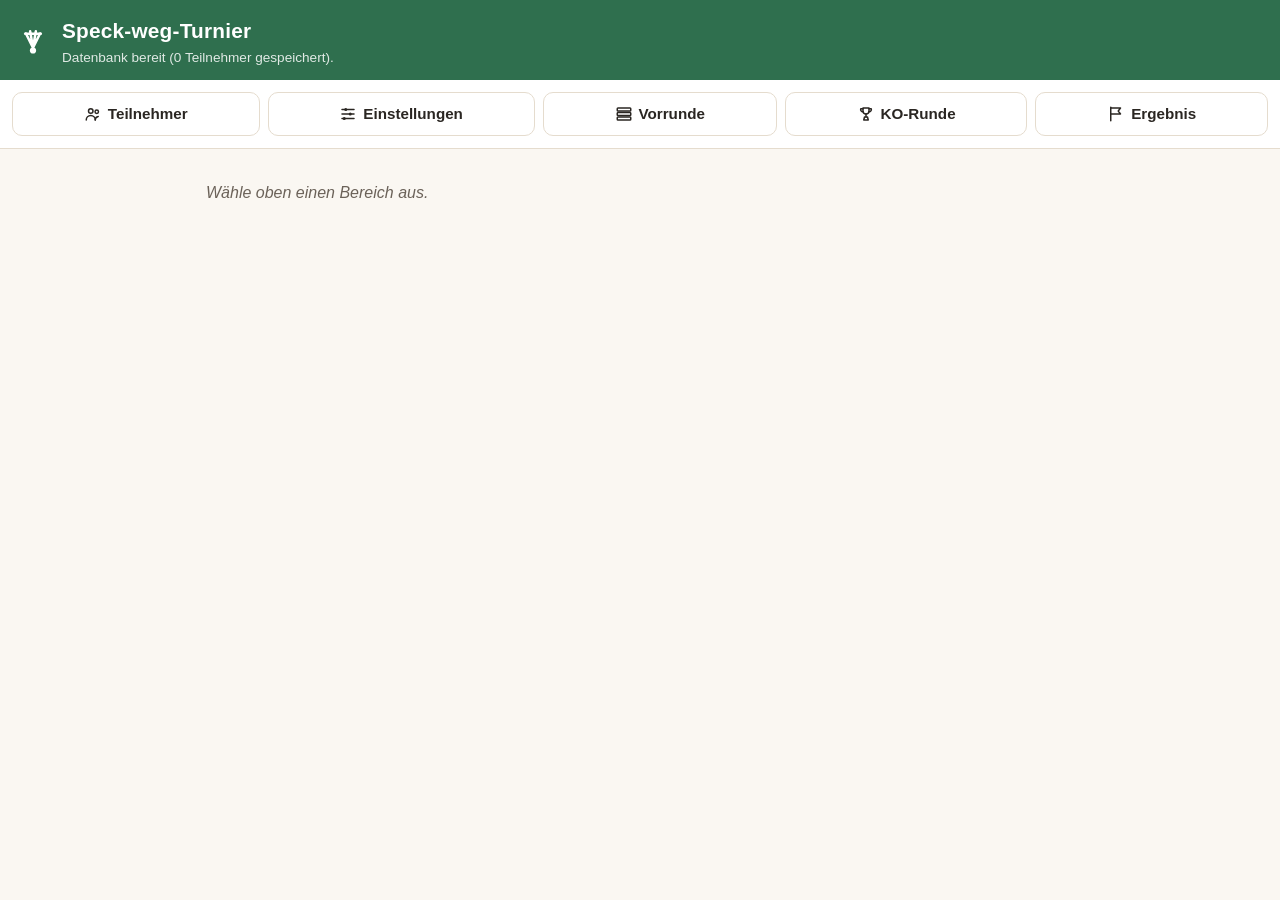
<file: index.html>
<!DOCTYPE html>
<html lang="de">
<head>
  <meta charset="UTF-8" />
  <meta name="viewport" content="width=device-width, initial-scale=1, viewport-fit=cover" />
  <title>Speck-weg-Turnier</title>

  <!-- Diese Meta-Tags sorgen dafür, dass die App auf dem iPad wie eine eigene
       App aussieht, wenn man sie über "Zum Home-Bildschirm hinzufügen" installiert. -->
  <meta name="apple-mobile-web-app-capable" content="yes" />
  <meta name="apple-mobile-web-app-status-bar-style" content="black" />
  <meta name="apple-mobile-web-app-title" content="Speck-weg" />
  <link rel="apple-touch-icon" href="icons/icon-180.png" />
  <link rel="manifest" href="manifest.json" />
  <link rel="stylesheet" href="css/styles.css" />
</head>
<body>
  <header class="app-header">
    <svg class="app-logo" viewBox="0 0 24 24" fill="none" stroke="currentColor" stroke-width="1.8" stroke-linecap="round" stroke-linejoin="round" aria-hidden="true">
      <circle cx="12" cy="18" r="2.2" fill="currentColor" stroke="none" />
      <path d="M12 16 L7 6 M12 16 L10 4.5 M12 16 L14 4.5 M12 16 L17 6" />
      <path d="M6.5 6.2 L17.5 6.2" />
    </svg>
    <div class="app-header-text">
      <h1>Speck-weg-Turnier</h1>
      <p id="db-status" class="status-line">Datenbank wird geladen …</p>
    </div>
  </header>

  <nav class="app-nav">
    <button data-view="teilnehmer" class="nav-btn" aria-label="Teilnehmer">
      <svg viewBox="0 0 24 24" fill="none" stroke="currentColor" stroke-width="2" stroke-linecap="round" stroke-linejoin="round" aria-hidden="true">
        <circle cx="9" cy="8" r="3" />
        <path d="M3 20c0-3.3 2.7-6 6-6s6 2.7 6 6" />
        <circle cx="17" cy="9" r="2.3" />
        <path d="M15 20c0-2.5 1.8-4.5 4-4.8" />
      </svg>
      <span class="nav-label">Teilnehmer</span>
    </button>
    <button data-view="einstellungen" class="nav-btn" aria-label="Einstellungen">
      <svg viewBox="0 0 24 24" fill="none" stroke="currentColor" stroke-width="2" stroke-linecap="round" aria-hidden="true">
        <line x1="4" y1="6" x2="20" y2="6" />
        <circle cx="9" cy="6" r="2" fill="currentColor" stroke="none" />
        <line x1="4" y1="12" x2="20" y2="12" />
        <circle cx="15" cy="12" r="2" fill="currentColor" stroke="none" />
        <line x1="4" y1="18" x2="20" y2="18" />
        <circle cx="7" cy="18" r="2" fill="currentColor" stroke="none" />
      </svg>
      <span class="nav-label">Einstellungen</span>
    </button>
    <button data-view="vorrunde" class="nav-btn" aria-label="Vorrunde">
      <svg viewBox="0 0 24 24" fill="none" stroke="currentColor" stroke-width="2" stroke-linecap="round" stroke-linejoin="round" aria-hidden="true">
        <rect x="3" y="4" width="18" height="4" rx="1" />
        <rect x="3" y="10" width="18" height="4" rx="1" />
        <rect x="3" y="16" width="18" height="4" rx="1" />
      </svg>
      <span class="nav-label">Vorrunde</span>
    </button>
    <button data-view="ko" class="nav-btn" aria-label="KO-Runde">
      <svg viewBox="0 0 24 24" fill="none" stroke="currentColor" stroke-width="2" stroke-linecap="round" stroke-linejoin="round" aria-hidden="true">
        <path d="M8 4h8v4a4 4 0 0 1-8 0V4z" />
        <path d="M8 5H5a3 3 0 0 0 3 4" />
        <path d="M16 5h3a3 3 0 0 1-3 4" />
        <line x1="12" y1="12" x2="12" y2="16" />
        <path d="M10 16h4l1 4H9l1-4z" />
      </svg>
      <span class="nav-label">KO-Runde</span>
    </button>
    <button data-view="ergebnis" class="nav-btn" aria-label="Ergebnis">
      <svg viewBox="0 0 24 24" fill="none" stroke="currentColor" stroke-width="2" stroke-linecap="round" stroke-linejoin="round" aria-hidden="true">
        <line x1="5" y1="3" x2="5" y2="21" />
        <path d="M5 4h13l-3 4 3 4H5" />
      </svg>
      <span class="nav-label">Ergebnis</span>
    </button>
  </nav>

  <main id="view-container">
    <p class="placeholder">Wähle oben einen Bereich aus.</p>
  </main>

  <script src="libs/xlsx.full.min.js"></script>
  <script src="libs/jspdf.umd.min.js"></script>
  <script src="libs/jspdf.plugin.autotable.min.js"></script>
  <script type="module" src="js/app.js"></script>
</body>
</html>
</file>
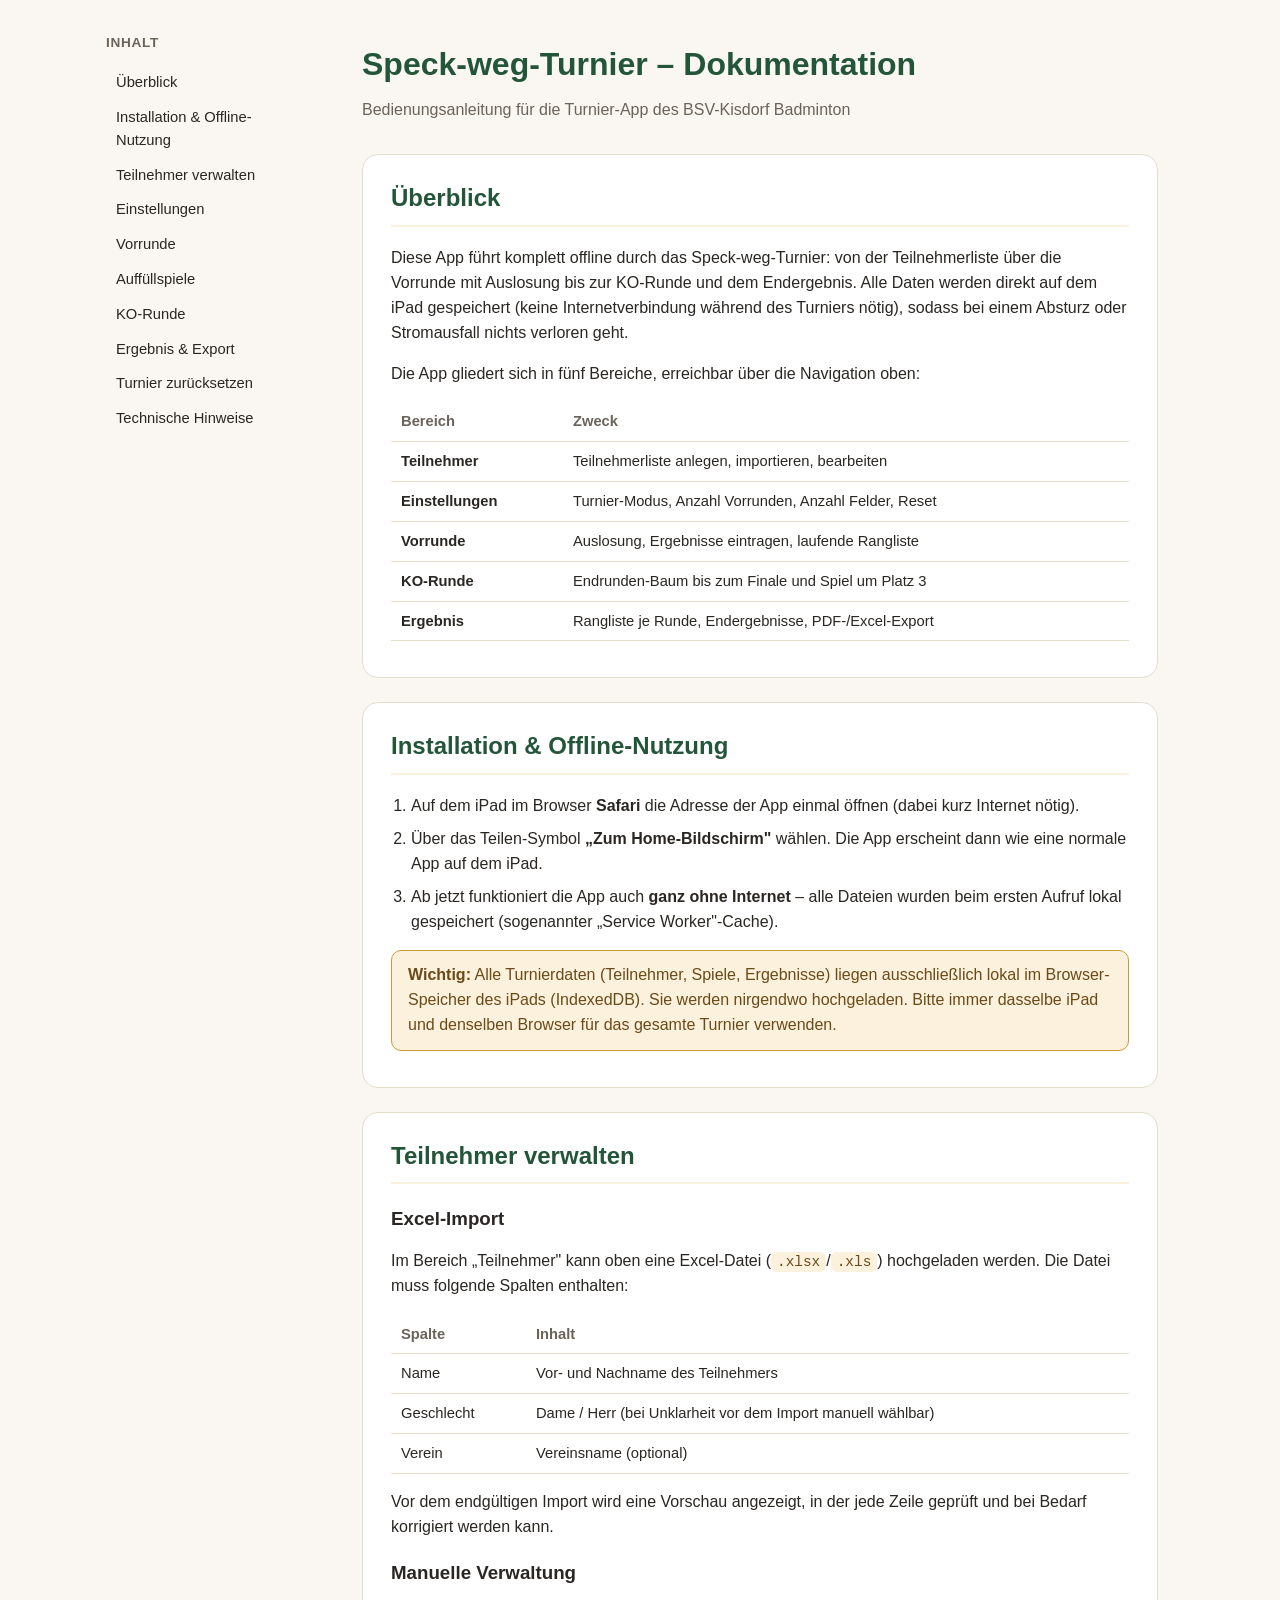
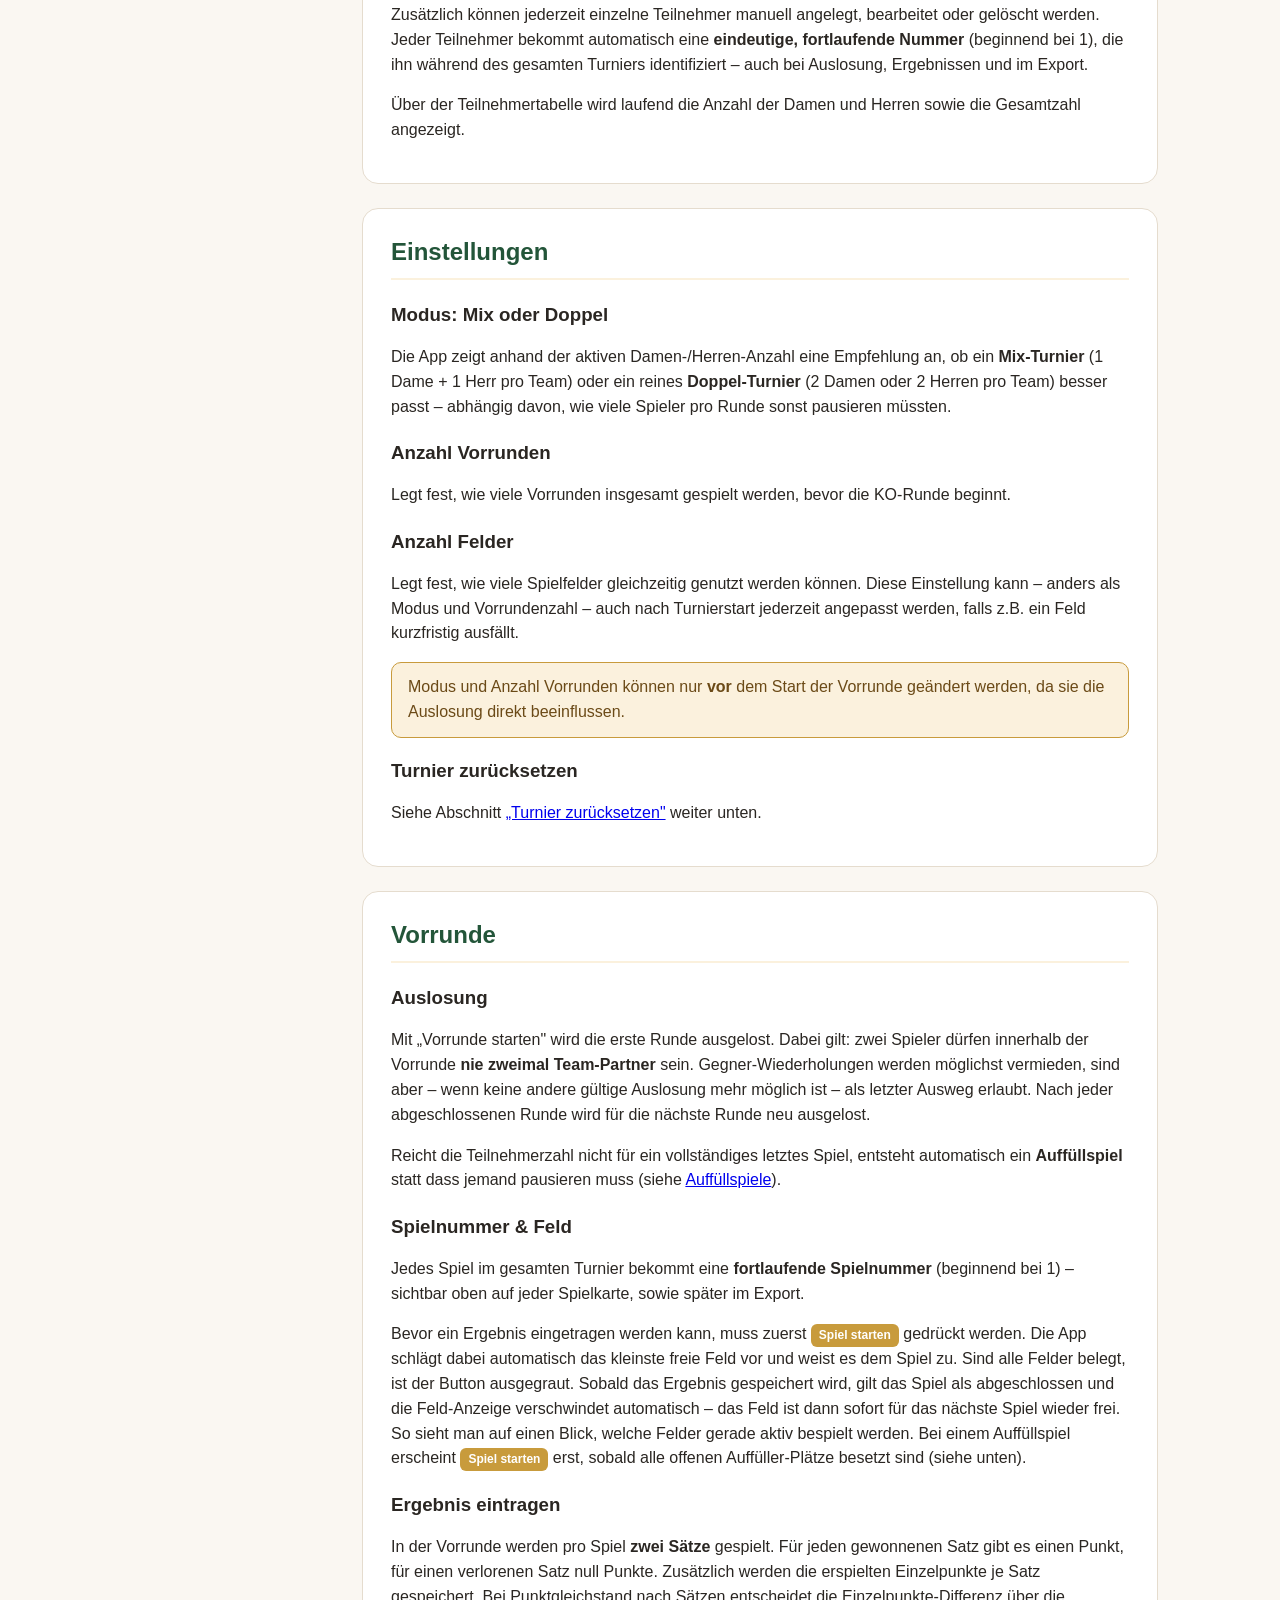
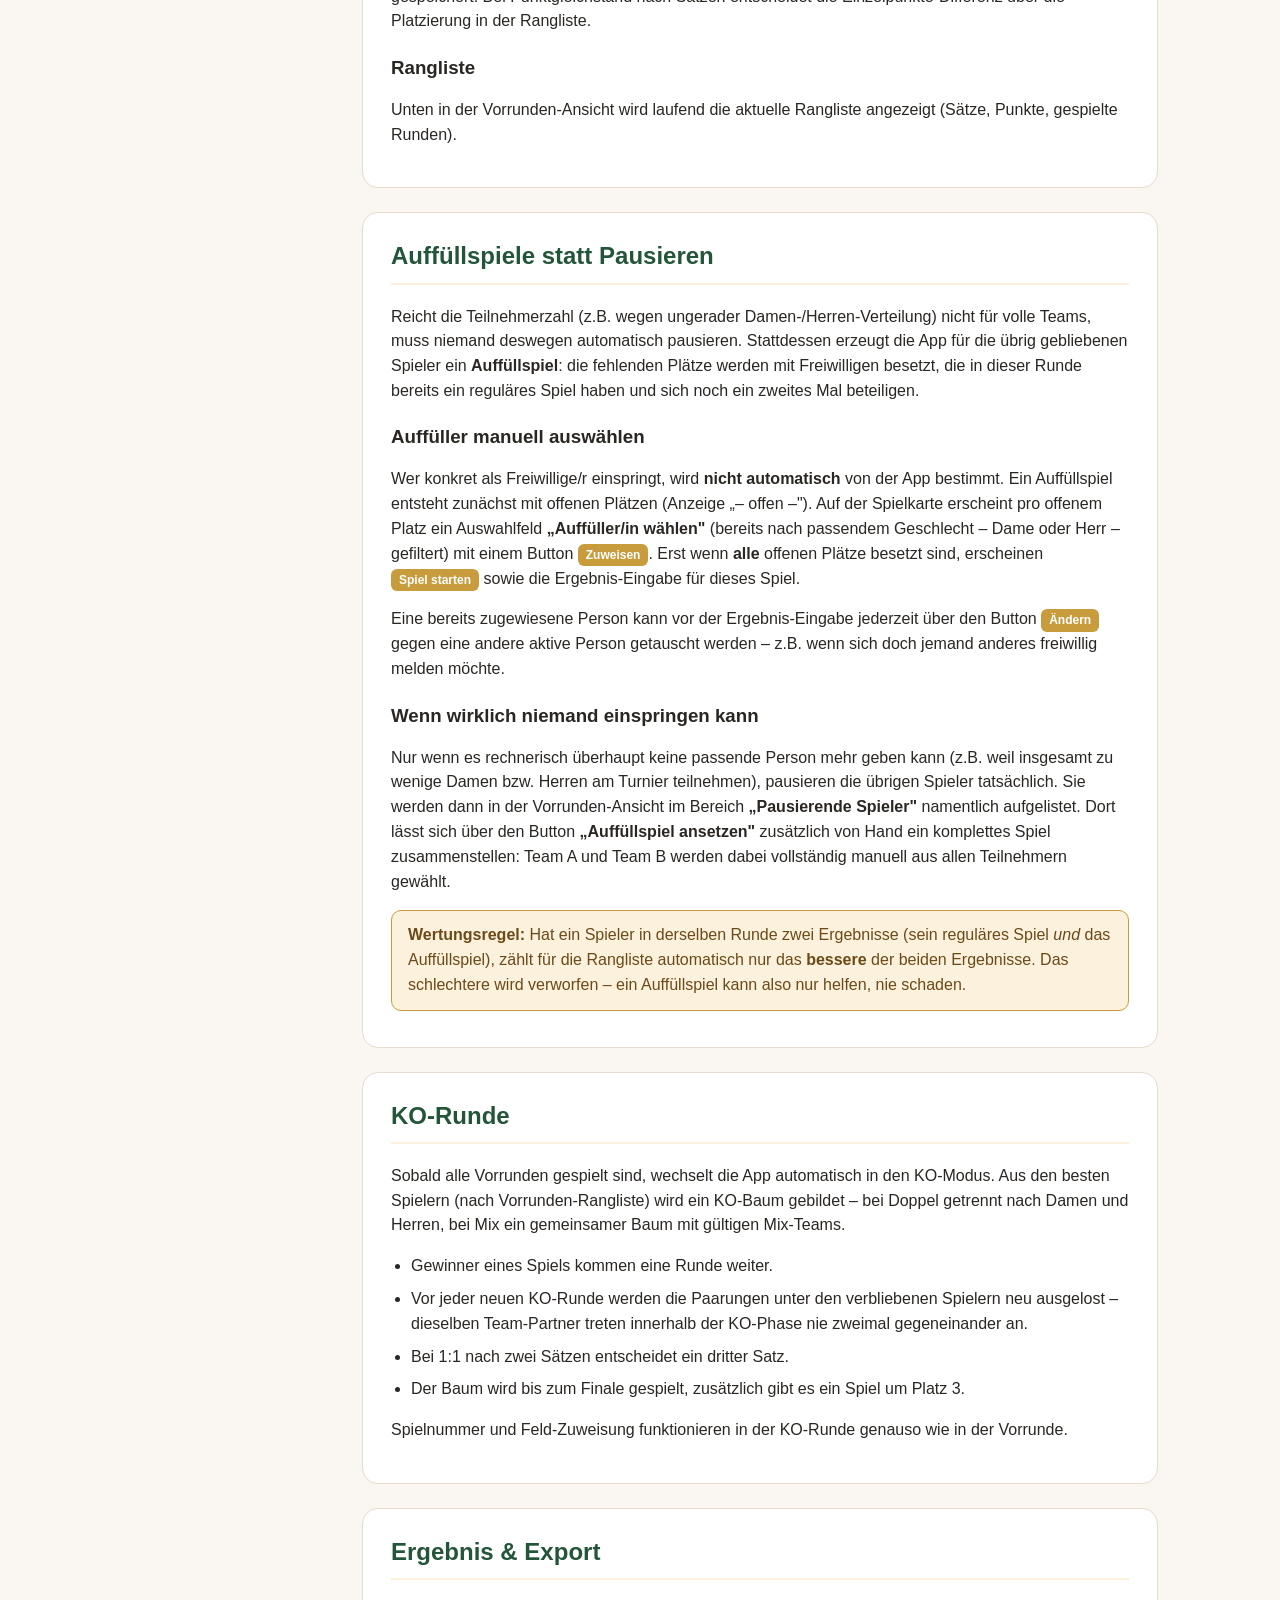
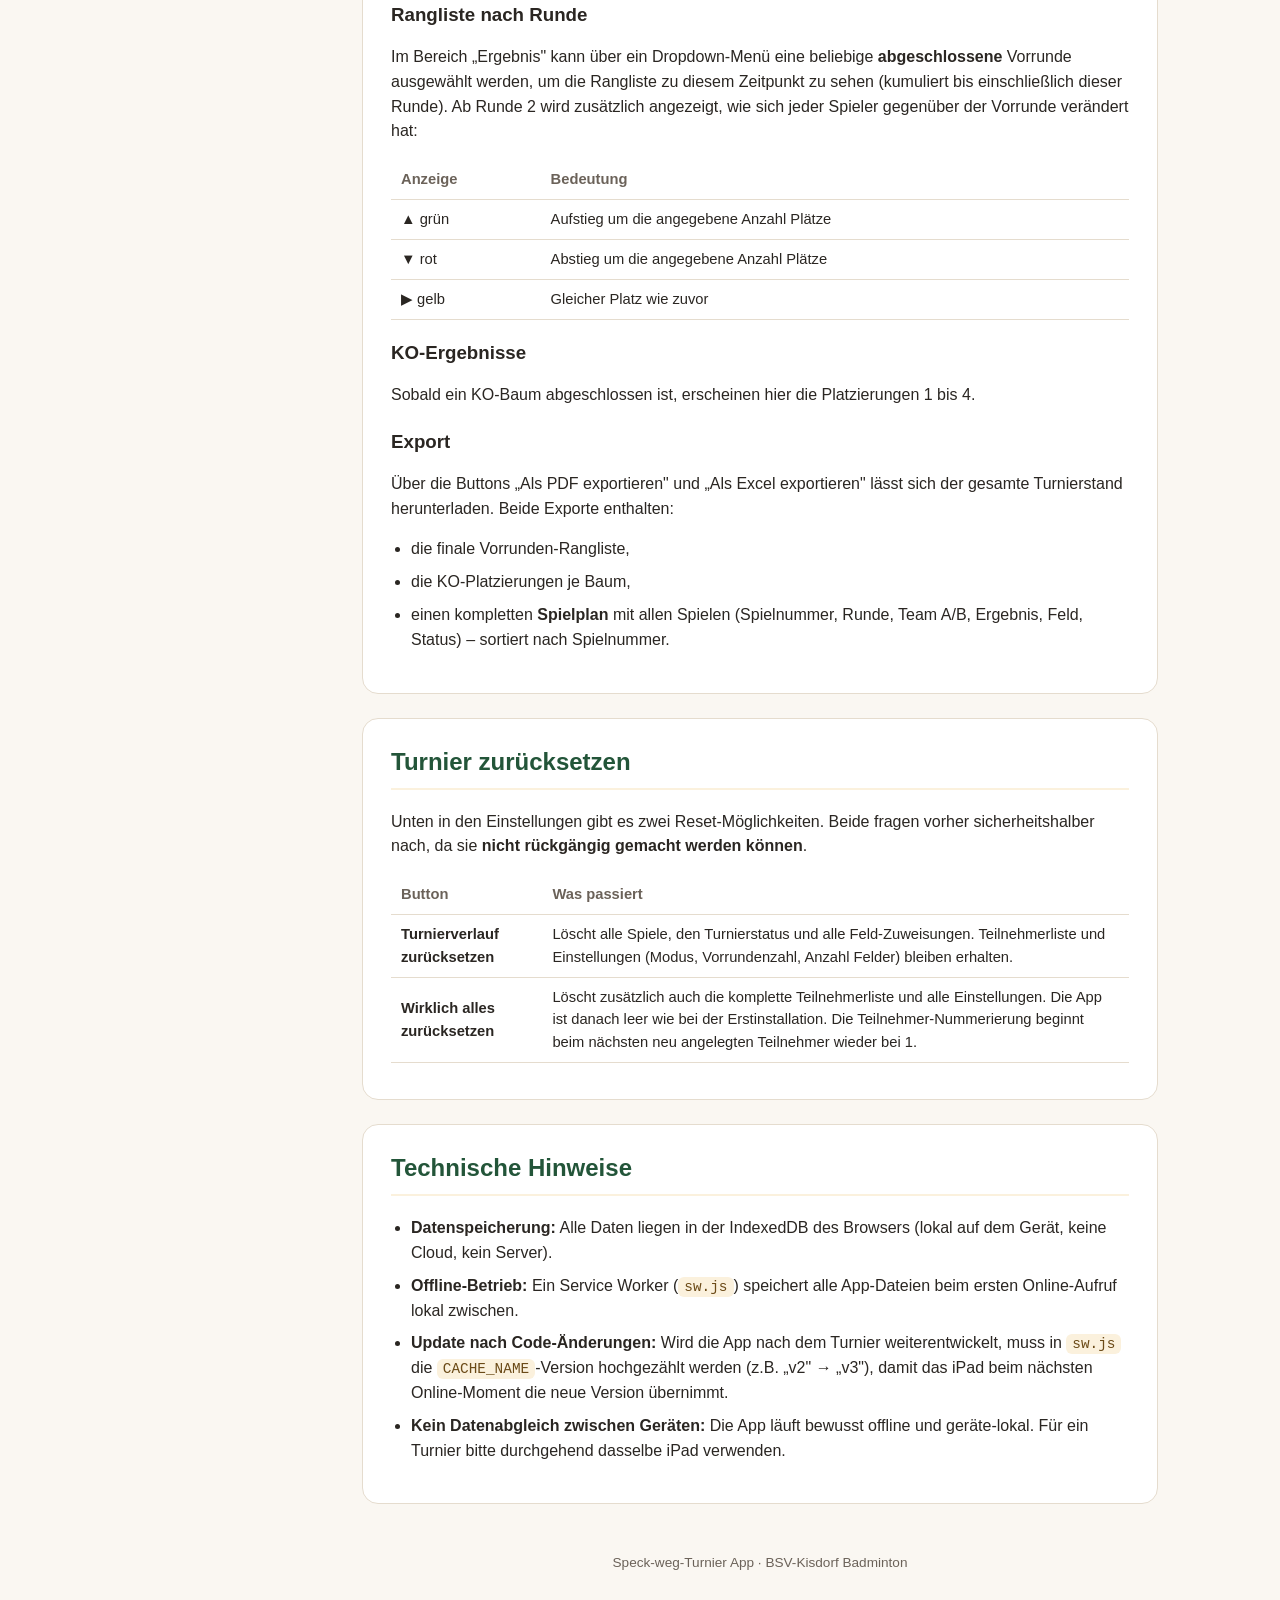
<file: dokumentation.html>
<!DOCTYPE html>
<html lang="de">
<head>
<meta charset="UTF-8" />
<meta name="viewport" content="width=device-width, initial-scale=1.0" />
<title>Speck-weg-Turnier – Dokumentation</title>
<style>
  :root {
    --color-primary: #2f6f4e;
    --color-primary-dark: #235539;
    --color-accent: #b3272d;
    --color-gold: #c89b3c;
    --color-gold-bg: #fbf1dd;
    --color-gold-text: #6b4a17;
    --color-background: #faf7f2;
    --color-card: #ffffff;
    --color-foreground: #2a2622;
    --color-muted-foreground: #6b6259;
    --color-border: #e5dcce;
  }

  * { box-sizing: border-box; }

  body {
    margin: 0;
    font-family: -apple-system, BlinkMacSystemFont, "Segoe UI", Roboto, sans-serif;
    background: var(--color-background);
    color: var(--color-foreground);
    line-height: 1.55;
  }

  .layout {
    display: flex;
    max-width: 1100px;
    margin: 0 auto;
  }

  nav {
    flex: 0 0 240px;
    padding: 32px 16px;
    position: sticky;
    top: 0;
    align-self: flex-start;
    height: 100vh;
    overflow-y: auto;
  }

  nav h2 {
    font-size: 0.85rem;
    text-transform: uppercase;
    letter-spacing: 0.05em;
    color: var(--color-muted-foreground);
    margin: 0 0 12px;
  }

  nav ul {
    list-style: none;
    margin: 0;
    padding: 0;
  }

  nav li a {
    display: block;
    padding: 6px 10px;
    border-radius: 8px;
    color: var(--color-foreground);
    text-decoration: none;
    font-size: 0.92rem;
  }

  nav li a:hover {
    background: var(--color-gold-bg);
    color: var(--color-gold-text);
  }

  main {
    flex: 1;
    padding: 40px 32px 80px;
    min-width: 0;
  }

  header.title {
    margin-bottom: 32px;
  }

  header.title h1 {
    font-size: 2rem;
    margin: 0 0 8px;
    color: var(--color-primary-dark);
  }

  header.title p {
    color: var(--color-muted-foreground);
    margin: 0;
  }

  section {
    background: var(--color-card);
    border: 1px solid var(--color-border);
    border-radius: 16px;
    padding: 24px 28px;
    margin-bottom: 24px;
  }

  section h2 {
    margin-top: 0;
    color: var(--color-primary-dark);
    border-bottom: 2px solid var(--color-gold-bg);
    padding-bottom: 8px;
  }

  section h3 {
    color: var(--color-foreground);
    margin-bottom: 6px;
  }

  code, .taste {
    background: var(--color-gold-bg);
    color: var(--color-gold-text);
    padding: 2px 6px;
    border-radius: 6px;
    font-size: 0.9em;
    font-family: "SFMono-Regular", Consolas, monospace;
  }

  .hinweis {
    background: var(--color-gold-bg);
    border: 1px solid var(--color-gold);
    color: var(--color-gold-text);
    border-radius: 10px;
    padding: 12px 16px;
    margin: 12px 0;
  }

  .schritte {
    padding-left: 20px;
  }

  .schritte li {
    margin-bottom: 8px;
  }

  table {
    width: 100%;
    border-collapse: collapse;
    margin: 12px 0;
  }

  th, td {
    text-align: left;
    padding: 8px 10px;
    border-bottom: 1px solid var(--color-border);
    font-size: 0.92rem;
  }

  th {
    color: var(--color-muted-foreground);
    font-weight: 600;
  }

  .badge {
    display: inline-block;
    background: var(--color-gold);
    color: #fff;
    border-radius: 6px;
    padding: 2px 8px;
    font-size: 0.75rem;
    font-weight: 700;
  }

  footer {
    text-align: center;
    color: var(--color-muted-foreground);
    font-size: 0.85rem;
    padding: 24px;
  }

  @media (max-width: 800px) {
    .layout { flex-direction: column; }
    nav { position: static; height: auto; flex: none; padding: 20px 16px 0; }
    main { padding: 20px 16px 60px; }
  }
</style>
</head>
<body>
<div class="layout">
  <nav>
    <h2>Inhalt</h2>
    <ul>
      <li><a href="#ueberblick">Überblick</a></li>
      <li><a href="#installation">Installation &amp; Offline-Nutzung</a></li>
      <li><a href="#teilnehmer">Teilnehmer verwalten</a></li>
      <li><a href="#einstellungen">Einstellungen</a></li>
      <li><a href="#vorrunde">Vorrunde</a></li>
      <li><a href="#auffuellspiele">Auffüllspiele</a></li>
      <li><a href="#ko">KO-Runde</a></li>
      <li><a href="#ergebnis">Ergebnis &amp; Export</a></li>
      <li><a href="#reset">Turnier zurücksetzen</a></li>
      <li><a href="#technik">Technische Hinweise</a></li>
    </ul>
  </nav>

  <main>
    <header class="title">
      <h1>Speck-weg-Turnier – Dokumentation</h1>
      <p>Bedienungsanleitung für die Turnier-App des BSV-Kisdorf Badminton</p>
    </header>

    <section id="ueberblick">
      <h2>Überblick</h2>
      <p>
        Diese App führt komplett offline durch das Speck-weg-Turnier: von der Teilnehmerliste über die
        Vorrunde mit Auslosung bis zur KO-Runde und dem Endergebnis. Alle Daten werden direkt auf dem
        iPad gespeichert (keine Internetverbindung während des Turniers nötig), sodass bei einem Absturz
        oder Stromausfall nichts verloren geht.
      </p>
      <p>Die App gliedert sich in fünf Bereiche, erreichbar über die Navigation oben:</p>
      <table>
        <thead><tr><th>Bereich</th><th>Zweck</th></tr></thead>
        <tbody>
          <tr><td><strong>Teilnehmer</strong></td><td>Teilnehmerliste anlegen, importieren, bearbeiten</td></tr>
          <tr><td><strong>Einstellungen</strong></td><td>Turnier-Modus, Anzahl Vorrunden, Anzahl Felder, Reset</td></tr>
          <tr><td><strong>Vorrunde</strong></td><td>Auslosung, Ergebnisse eintragen, laufende Rangliste</td></tr>
          <tr><td><strong>KO-Runde</strong></td><td>Endrunden-Baum bis zum Finale und Spiel um Platz 3</td></tr>
          <tr><td><strong>Ergebnis</strong></td><td>Rangliste je Runde, Endergebnisse, PDF-/Excel-Export</td></tr>
        </tbody>
      </table>
    </section>

    <section id="installation">
      <h2>Installation &amp; Offline-Nutzung</h2>
      <ol class="schritte">
        <li>Auf dem iPad im Browser <strong>Safari</strong> die Adresse der App einmal öffnen (dabei kurz Internet nötig).</li>
        <li>Über das Teilen-Symbol <strong>„Zum Home-Bildschirm"</strong> wählen. Die App erscheint dann wie eine normale App auf dem iPad.</li>
        <li>Ab jetzt funktioniert die App auch <strong>ganz ohne Internet</strong> – alle Dateien wurden beim ersten Aufruf lokal gespeichert (sogenannter „Service Worker"-Cache).</li>
      </ol>
      <div class="hinweis">
        <strong>Wichtig:</strong> Alle Turnierdaten (Teilnehmer, Spiele, Ergebnisse) liegen ausschließlich lokal
        im Browser-Speicher des iPads (IndexedDB). Sie werden nirgendwo hochgeladen. Bitte immer dasselbe
        iPad und denselben Browser für das gesamte Turnier verwenden.
      </div>
    </section>

    <section id="teilnehmer">
      <h2>Teilnehmer verwalten</h2>
      <h3>Excel-Import</h3>
      <p>
        Im Bereich „Teilnehmer" kann oben eine Excel-Datei (<code>.xlsx</code>/<code>.xls</code>) hochgeladen werden.
        Die Datei muss folgende Spalten enthalten:
      </p>
      <table>
        <thead><tr><th>Spalte</th><th>Inhalt</th></tr></thead>
        <tbody>
          <tr><td>Name</td><td>Vor- und Nachname des Teilnehmers</td></tr>
          <tr><td>Geschlecht</td><td>Dame / Herr (bei Unklarheit vor dem Import manuell wählbar)</td></tr>
          <tr><td>Verein</td><td>Vereinsname (optional)</td></tr>
        </tbody>
      </table>
      <p>Vor dem endgültigen Import wird eine Vorschau angezeigt, in der jede Zeile geprüft und bei Bedarf korrigiert werden kann.</p>

      <h3>Manuelle Verwaltung</h3>
      <p>
        Zusätzlich können jederzeit einzelne Teilnehmer manuell angelegt, bearbeitet oder gelöscht werden.
        Jeder Teilnehmer bekommt automatisch eine <strong>eindeutige, fortlaufende Nummer</strong> (beginnend bei 1),
        die ihn während des gesamten Turniers identifiziert – auch bei Auslosung, Ergebnissen und im Export.
      </p>
      <p>Über der Teilnehmertabelle wird laufend die Anzahl der Damen und Herren sowie die Gesamtzahl angezeigt.</p>
    </section>

    <section id="einstellungen">
      <h2>Einstellungen</h2>
      <h3>Modus: Mix oder Doppel</h3>
      <p>
        Die App zeigt anhand der aktiven Damen-/Herren-Anzahl eine Empfehlung an, ob ein <strong>Mix-Turnier</strong>
        (1 Dame + 1 Herr pro Team) oder ein reines <strong>Doppel-Turnier</strong> (2 Damen oder 2 Herren pro Team)
        besser passt – abhängig davon, wie viele Spieler pro Runde sonst pausieren müssten.
      </p>
      <h3>Anzahl Vorrunden</h3>
      <p>Legt fest, wie viele Vorrunden insgesamt gespielt werden, bevor die KO-Runde beginnt.</p>
      <h3>Anzahl Felder</h3>
      <p>
        Legt fest, wie viele Spielfelder gleichzeitig genutzt werden können. Diese Einstellung kann –
        anders als Modus und Vorrundenzahl – auch nach Turnierstart jederzeit angepasst werden, falls z.B.
        ein Feld kurzfristig ausfällt.
      </p>
      <div class="hinweis">
        Modus und Anzahl Vorrunden können nur <strong>vor</strong> dem Start der Vorrunde geändert werden,
        da sie die Auslosung direkt beeinflussen.
      </div>
      <h3>Turnier zurücksetzen</h3>
      <p>Siehe Abschnitt <a href="#reset">„Turnier zurücksetzen"</a> weiter unten.</p>
    </section>

    <section id="vorrunde">
      <h2>Vorrunde</h2>
      <h3>Auslosung</h3>
      <p>
        Mit „Vorrunde starten" wird die erste Runde ausgelost. Dabei gilt: zwei Spieler dürfen innerhalb
        der Vorrunde <strong>nie zweimal Team-Partner</strong> sein. Gegner-Wiederholungen werden möglichst
        vermieden, sind aber – wenn keine andere gültige Auslosung mehr möglich ist – als letzter Ausweg erlaubt.
        Nach jeder abgeschlossenen Runde wird für die nächste Runde neu ausgelost.
      </p>
      <p>
        Reicht die Teilnehmerzahl nicht für ein vollständiges letztes Spiel, entsteht automatisch ein
        <strong>Auffüllspiel</strong> statt dass jemand pausieren muss (siehe <a href="#auffuellspiele">Auffüllspiele</a>).
      </p>

      <h3>Spielnummer &amp; Feld</h3>
      <p>
        Jedes Spiel im gesamten Turnier bekommt eine <strong>fortlaufende Spielnummer</strong> (beginnend bei 1) –
        sichtbar oben auf jeder Spielkarte, sowie später im Export.
      </p>
      <p>
        Bevor ein Ergebnis eingetragen werden kann, muss zuerst <span class="badge">Spiel starten</span> gedrückt
        werden. Die App schlägt dabei automatisch das kleinste freie Feld vor und weist es dem Spiel zu.
        Sind alle Felder belegt, ist der Button ausgegraut. Sobald das Ergebnis gespeichert wird, gilt das
        Spiel als abgeschlossen und die Feld-Anzeige verschwindet automatisch – das Feld ist dann sofort für
        das nächste Spiel wieder frei. So sieht man auf einen Blick, welche Felder gerade aktiv bespielt werden.
        Bei einem Auffüllspiel erscheint <span class="badge">Spiel starten</span> erst, sobald alle offenen
        Auffüller-Plätze besetzt sind (siehe unten).
      </p>

      <h3>Ergebnis eintragen</h3>
      <p>
        In der Vorrunde werden pro Spiel <strong>zwei Sätze</strong> gespielt. Für jeden gewonnenen Satz gibt
        es einen Punkt, für einen verlorenen Satz null Punkte. Zusätzlich werden die erspielten Einzelpunkte
        je Satz gespeichert. Bei Punktgleichstand nach Sätzen entscheidet die Einzelpunkte-Differenz über die
        Platzierung in der Rangliste.
      </p>

      <h3>Rangliste</h3>
      <p>Unten in der Vorrunden-Ansicht wird laufend die aktuelle Rangliste angezeigt (Sätze, Punkte, gespielte Runden).</p>
    </section>

    <section id="auffuellspiele">
      <h2>Auffüllspiele statt Pausieren</h2>
      <p>
        Reicht die Teilnehmerzahl (z.B. wegen ungerader Damen-/Herren-Verteilung) nicht für volle Teams,
        muss niemand deswegen automatisch pausieren. Stattdessen erzeugt die App für die übrig gebliebenen
        Spieler ein <strong>Auffüllspiel</strong>: die fehlenden Plätze werden mit Freiwilligen besetzt, die
        in dieser Runde bereits ein reguläres Spiel haben und sich noch ein zweites Mal beteiligen.
      </p>

      <h3>Auffüller manuell auswählen</h3>
      <p>
        Wer konkret als Freiwillige/r einspringt, wird <strong>nicht automatisch</strong> von der App
        bestimmt. Ein Auffüllspiel entsteht zunächst mit offenen Plätzen (Anzeige „– offen –"). Auf der
        Spielkarte erscheint pro offenem Platz ein Auswahlfeld <strong>„Auffüller/in wählen"</strong>
        (bereits nach passendem Geschlecht – Dame oder Herr – gefiltert) mit einem Button
        <span class="badge">Zuweisen</span>. Erst wenn <strong>alle</strong> offenen Plätze besetzt sind,
        erscheinen <span class="badge">Spiel starten</span> sowie die Ergebnis-Eingabe für dieses Spiel.
      </p>
      <p>
        Eine bereits zugewiesene Person kann vor der Ergebnis-Eingabe jederzeit über den Button
        <span class="badge">Ändern</span> gegen eine andere aktive Person getauscht werden – z.B. wenn sich
        doch jemand anderes freiwillig melden möchte.
      </p>

      <h3>Wenn wirklich niemand einspringen kann</h3>
      <p>
        Nur wenn es rechnerisch überhaupt keine passende Person mehr geben kann (z.B. weil insgesamt zu
        wenige Damen bzw. Herren am Turnier teilnehmen), pausieren die übrigen Spieler tatsächlich. Sie
        werden dann in der Vorrunden-Ansicht im Bereich <strong>„Pausierende Spieler"</strong> namentlich
        aufgelistet. Dort lässt sich über den Button <strong>„Auffüllspiel ansetzen"</strong> zusätzlich von
        Hand ein komplettes Spiel zusammenstellen: Team A und Team B werden dabei vollständig manuell aus
        allen Teilnehmern gewählt.
      </p>

      <div class="hinweis">
        <strong>Wertungsregel:</strong> Hat ein Spieler in derselben Runde zwei Ergebnisse (sein reguläres
        Spiel <em>und</em> das Auffüllspiel), zählt für die Rangliste automatisch nur das <strong>bessere</strong>
        der beiden Ergebnisse. Das schlechtere wird verworfen – ein Auffüllspiel kann also nur helfen, nie schaden.
      </div>
    </section>

    <section id="ko">
      <h2>KO-Runde</h2>
      <p>
        Sobald alle Vorrunden gespielt sind, wechselt die App automatisch in den KO-Modus. Aus den besten
        Spielern (nach Vorrunden-Rangliste) wird ein KO-Baum gebildet – bei Doppel getrennt nach Damen und
        Herren, bei Mix ein gemeinsamer Baum mit gültigen Mix-Teams.
      </p>
      <ul class="schritte">
        <li>Gewinner eines Spiels kommen eine Runde weiter.</li>
        <li>Vor jeder neuen KO-Runde werden die Paarungen unter den verbliebenen Spielern neu ausgelost –
          dieselben Team-Partner treten innerhalb der KO-Phase nie zweimal gegeneinander an.</li>
        <li>Bei 1:1 nach zwei Sätzen entscheidet ein dritter Satz.</li>
        <li>Der Baum wird bis zum Finale gespielt, zusätzlich gibt es ein Spiel um Platz 3.</li>
      </ul>
      <p>Spielnummer und Feld-Zuweisung funktionieren in der KO-Runde genauso wie in der Vorrunde.</p>
    </section>

    <section id="ergebnis">
      <h2>Ergebnis &amp; Export</h2>
      <h3>Rangliste nach Runde</h3>
      <p>
        Im Bereich „Ergebnis" kann über ein Dropdown-Menü eine beliebige <strong>abgeschlossene</strong> Vorrunde
        ausgewählt werden, um die Rangliste zu diesem Zeitpunkt zu sehen (kumuliert bis einschließlich dieser Runde).
        Ab Runde 2 wird zusätzlich angezeigt, wie sich jeder Spieler gegenüber der Vorrunde verändert hat:
      </p>
      <table>
        <thead><tr><th>Anzeige</th><th>Bedeutung</th></tr></thead>
        <tbody>
          <tr><td>▲ grün</td><td>Aufstieg um die angegebene Anzahl Plätze</td></tr>
          <tr><td>▼ rot</td><td>Abstieg um die angegebene Anzahl Plätze</td></tr>
          <tr><td>▶ gelb</td><td>Gleicher Platz wie zuvor</td></tr>
        </tbody>
      </table>

      <h3>KO-Ergebnisse</h3>
      <p>Sobald ein KO-Baum abgeschlossen ist, erscheinen hier die Platzierungen 1 bis 4.</p>

      <h3>Export</h3>
      <p>
        Über die Buttons „Als PDF exportieren" und „Als Excel exportieren" lässt sich der gesamte
        Turnierstand herunterladen. Beide Exporte enthalten:
      </p>
      <ul class="schritte">
        <li>die finale Vorrunden-Rangliste,</li>
        <li>die KO-Platzierungen je Baum,</li>
        <li>einen kompletten <strong>Spielplan</strong> mit allen Spielen (Spielnummer, Runde, Team A/B,
          Ergebnis, Feld, Status) – sortiert nach Spielnummer.</li>
      </ul>
    </section>

    <section id="reset">
      <h2>Turnier zurücksetzen</h2>
      <p>Unten in den Einstellungen gibt es zwei Reset-Möglichkeiten. Beide fragen vorher sicherheitshalber nach, da sie <strong>nicht rückgängig gemacht werden können</strong>.</p>
      <table>
        <thead><tr><th>Button</th><th>Was passiert</th></tr></thead>
        <tbody>
          <tr>
            <td><strong>Turnierverlauf zurücksetzen</strong></td>
            <td>Löscht alle Spiele, den Turnierstatus und alle Feld-Zuweisungen. Teilnehmerliste und
              Einstellungen (Modus, Vorrundenzahl, Anzahl Felder) bleiben erhalten.</td>
          </tr>
          <tr>
            <td><strong>Wirklich alles zurücksetzen</strong></td>
            <td>Löscht zusätzlich auch die komplette Teilnehmerliste und alle Einstellungen. Die App ist
              danach leer wie bei der Erstinstallation. Die Teilnehmer-Nummerierung beginnt beim nächsten
              neu angelegten Teilnehmer wieder bei 1.</td>
          </tr>
        </tbody>
      </table>
    </section>

    <section id="technik">
      <h2>Technische Hinweise</h2>
      <ul class="schritte">
        <li><strong>Datenspeicherung:</strong> Alle Daten liegen in der IndexedDB des Browsers (lokal auf
          dem Gerät, keine Cloud, kein Server).</li>
        <li><strong>Offline-Betrieb:</strong> Ein Service Worker (<code>sw.js</code>) speichert alle
          App-Dateien beim ersten Online-Aufruf lokal zwischen.</li>
        <li><strong>Update nach Code-Änderungen:</strong> Wird die App nach dem Turnier weiterentwickelt,
          muss in <code>sw.js</code> die <code>CACHE_NAME</code>-Version hochgezählt werden (z.B. „v2" → „v3"),
          damit das iPad beim nächsten Online-Moment die neue Version übernimmt.</li>
        <li><strong>Kein Datenabgleich zwischen Geräten:</strong> Die App läuft bewusst offline und
          geräte-lokal. Für ein Turnier bitte durchgehend dasselbe iPad verwenden.</li>
      </ul>
    </section>

    <footer>
      Speck-weg-Turnier App · BSV-Kisdorf Badminton
    </footer>
  </main>
</div>
</body>
</html>
</file>
<file: css/styles.css>
/* ==========================================================================
   Design-Tokens
   Farbrichtung: Tannengrün (Haupt) + Weihnachtsrot (Warnung/Löschen) +
   warmes Gold (Auszeichnungen), passend zur Turnierzeit zwischen Weihnachten
   und Neujahr. Nur System-Schriften - keine Web-Fonts, da die App offline
   läuft (keine Internetverbindung beim Turnier verfügbar).
   ========================================================================== */
:root {
  color-scheme: light;

  --font-heading: -apple-system, "SF Pro Display", "Segoe UI", Roboto, sans-serif;
  --font-body: -apple-system, "SF Pro Text", "Segoe UI", Roboto, sans-serif;

  --color-primary: #2f6f4e;
  --color-primary-dark: #235539;
  --color-on-primary: #ffffff;

  --color-accent: #b3272d;
  --color-accent-dark: #8f1f24;
  --color-on-accent: #ffffff;

  --color-gold: #c89b3c;
  --color-gold-bg: #fbf1dd;
  --color-gold-text: #6b4a17;

  --color-background: #faf7f2;
  --color-card: #ffffff;
  --color-foreground: #2a2622;
  --color-muted: #f1eae0;
  --color-muted-foreground: #6b6259;
  --color-border: #e5dcce;

  --color-silver-bg: #eef0f2;
  --color-silver-text: #4b5563;
  --color-bronze-bg: #f4e3d3;
  --color-bronze-text: #7c4a24;

  --radius-md: 10px;
  --radius-lg: 14px;
  --space-1: 4px;
  --space-2: 8px;
  --space-3: 12px;
  --space-4: 16px;
  --space-5: 24px;

  --shadow-card: 0 1px 3px rgba(42, 38, 34, 0.08), 0 1px 2px rgba(42, 38, 34, 0.06);
  --touch-min: 44px;
}

* {
  box-sizing: border-box;
}

html {
  -webkit-text-size-adjust: 100%;
}

body {
  margin: 0;
  background: var(--color-background);
  color: var(--color-foreground);
  font-family: var(--font-body);
  line-height: 1.45;
  -webkit-tap-highlight-color: transparent;
}

/* ==========================================================================
   Kopfbereich & Navigation
   ========================================================================== */
.app-header {
  display: flex;
  align-items: center;
  gap: var(--space-3);
  padding: var(--space-4) var(--space-4) var(--space-3);
  background: var(--color-primary);
  color: var(--color-on-primary);
}

.app-logo {
  flex-shrink: 0;
  width: 34px;
  height: 34px;
}

.app-header-text h1 {
  margin: 0;
  font-family: var(--font-heading);
  font-size: 1.3rem;
  font-weight: 700;
  letter-spacing: 0.01em;
}

.status-line {
  margin: 2px 0 0;
  font-size: 0.85rem;
  color: var(--color-muted-foreground);
}

.app-header .status-line {
  color: rgba(255, 255, 255, 0.85);
}

.app-nav {
  display: flex;
  flex-wrap: wrap;
  gap: var(--space-2);
  padding: var(--space-3);
  background: var(--color-card);
  border-bottom: 1px solid var(--color-border);
  position: sticky;
  top: 0;
  z-index: 10;
}

.nav-btn {
  flex: 1 1 auto;
  min-width: 100px;
  min-height: var(--touch-min);
  display: flex;
  align-items: center;
  justify-content: center;
  gap: 6px;
  padding: 10px 12px;
  font-family: var(--font-body);
  font-size: 0.95rem;
  font-weight: 600;
  border: 1.5px solid var(--color-border);
  border-radius: var(--radius-md);
  background: var(--color-card);
  color: var(--color-foreground);
  cursor: pointer;
  transition: background-color 150ms ease, border-color 150ms ease, color 150ms ease;
}

.nav-btn svg {
  width: 18px;
  height: 18px;
  flex-shrink: 0;
}

.nav-btn:hover {
  border-color: var(--color-primary);
}

.nav-btn:active,
.nav-btn.active {
  background: var(--color-primary);
  border-color: var(--color-primary);
  color: var(--color-on-primary);
}

#view-container {
  padding: var(--space-4);
  max-width: 900px;
  margin: 0 auto;
}

.placeholder {
  color: var(--color-muted-foreground);
  font-style: italic;
}

/* ==========================================================================
   Karten & Layout-Bausteine
   ========================================================================== */
.card {
  background: var(--color-card);
  border-radius: var(--radius-lg);
  padding: var(--space-4);
  margin-bottom: var(--space-4);
  box-shadow: var(--shadow-card);
}

.card h2 {
  margin-top: 0;
  font-family: var(--font-heading);
  font-size: 1.1rem;
  font-weight: 700;
  color: var(--color-primary-dark);
}

.card h3 {
  font-family: var(--font-heading);
  font-size: 1rem;
  font-weight: 700;
  margin-bottom: var(--space-2);
}

/* ==========================================================================
   Formulare
   ========================================================================== */
.inline-form {
  display: flex;
  flex-wrap: wrap;
  gap: var(--space-2);
  align-items: end;
}

.inline-form label {
  display: flex;
  flex-direction: column;
  gap: 4px;
  font-size: 0.85rem;
  color: var(--color-muted-foreground);
}

.inline-form.extra-match-form {
  flex-direction: column;
  align-items: stretch;
}

.team-row {
  display: flex;
  align-items: center;
  gap: var(--space-2);
  flex-wrap: wrap;
}

.team-row-label {
  font-weight: 700;
  min-width: 70px;
}

input,
select {
  font-family: var(--font-body);
}

.inline-form input,
.inline-form select {
  min-height: var(--touch-min);
  padding: 8px 12px;
  font-size: 1rem;
  color: var(--color-foreground);
  border: 1.5px solid var(--color-border);
  border-radius: var(--radius-md);
  background: var(--color-card);
}

.inline-form input:focus,
.inline-form select:focus,
input:focus-visible,
select:focus-visible,
button:focus-visible {
  outline: 2.5px solid var(--color-primary);
  outline-offset: 1px;
}

/* ==========================================================================
   Buttons
   ========================================================================== */
button {
  min-height: var(--touch-min);
  padding: 10px 18px;
  font-family: var(--font-body);
  font-size: 0.98rem;
  font-weight: 600;
  border: none;
  border-radius: var(--radius-md);
  background: var(--color-primary);
  color: var(--color-on-primary);
  cursor: pointer;
  transition: background-color 150ms ease, transform 80ms ease;
}

button:hover {
  background: var(--color-primary-dark);
}

button:active {
  transform: scale(0.98);
}

button:disabled {
  background: var(--color-muted);
  color: var(--color-muted-foreground);
  cursor: not-allowed;
  transform: none;
}

button.delete-btn,
button.cancel-btn,
button#cancel-import-btn {
  background: var(--color-accent);
}

button.delete-btn:hover,
button.cancel-btn:hover,
button#cancel-import-btn:hover {
  background: var(--color-accent-dark);
}

/* ==========================================================================
   Tabellen
   ========================================================================== */
.data-table {
  width: 100%;
  border-collapse: collapse;
  font-size: 0.95rem;
}

.data-table th {
  text-align: left;
  padding: 10px 8px;
  background: var(--color-muted);
  color: var(--color-muted-foreground);
  font-size: 0.8rem;
  text-transform: uppercase;
  letter-spacing: 0.03em;
}

.data-table td {
  text-align: left;
  padding: 10px 8px;
  border-bottom: 1px solid var(--color-border);
  vertical-align: middle;
}

.data-table tbody tr:hover {
  background: var(--color-muted);
}

.data-table tr.rank-first td {
  background: var(--color-gold-bg);
  font-weight: 700;
}

.data-table input,
.data-table select {
  min-height: 38px;
  padding: 6px 8px;
  font-size: 0.95rem;
  border: 1.5px solid var(--color-border);
  border-radius: 8px;
}

.row-invalid {
  background: var(--color-gold-bg);
}

#import-preview {
  margin-top: var(--space-3);
}

/* ==========================================================================
   Hinweis-/Warnboxen
   ========================================================================== */
.warning-box {
  background: var(--color-gold-bg);
  border: 1px solid var(--color-gold);
  color: var(--color-gold-text);
  border-radius: var(--radius-md);
  padding: var(--space-3) var(--space-4);
}

/* ==========================================================================
   Spielkarten (Vorrunde & KO-Runde)
   ========================================================================== */
.match-card {
  border: 1.5px solid var(--color-border);
  border-radius: var(--radius-lg);
  padding: var(--space-3) var(--space-4);
  margin-bottom: var(--space-3);
  background: var(--color-card);
}

.match-card.fill-match {
  border-color: var(--color-gold);
  background: var(--color-gold-bg);
}

.match-card-header {
  display: flex;
  align-items: center;
  justify-content: space-between;
  gap: var(--space-2);
  margin-bottom: var(--space-2);
}

.match-number {
  font-size: 0.85rem;
  font-weight: 700;
  color: var(--color-muted-foreground);
}

.badge {
  display: inline-block;
  background: var(--color-gold);
  color: #ffffff;
  border-radius: 6px;
  padding: 3px 10px;
  font-size: 0.75rem;
  font-weight: 700;
  letter-spacing: 0.02em;
  margin-bottom: var(--space-2);
}

.match-teams {
  display: flex;
  gap: var(--space-2);
  align-items: center;
  flex-wrap: wrap;
  margin-bottom: var(--space-3);
  font-family: var(--font-heading);
  font-size: 1.02rem;
}

.match-teams span {
  color: var(--color-muted-foreground);
  font-weight: 400;
  font-size: 0.85rem;
}

.fill-swap {
  margin-bottom: var(--space-3);
  gap: var(--space-2);
}

.match-sets {
  display: flex;
  gap: var(--space-4);
  flex-wrap: wrap;
  margin-bottom: var(--space-3);
}

.match-sets label {
  display: flex;
  align-items: center;
  gap: var(--space-2);
  font-size: 0.9rem;
  color: var(--color-muted-foreground);
}

.match-sets input {
  width: 56px;
  min-height: var(--touch-min);
  padding: 6px;
  text-align: center;
  font-size: 1.05rem;
  border: 1.5px solid var(--color-border);
  border-radius: 8px;
}

.rank-move {
  font-weight: 700;
  white-space: nowrap;
}

.rank-move.rank-up {
  color: var(--color-primary-dark);
}

.rank-move.rank-down {
  color: var(--color-accent);
}

.rank-move.rank-same {
  color: var(--color-gold);
}

.status-ok {
  display: inline-block;
  color: var(--color-primary-dark);
  font-weight: 700;
  margin-left: var(--space-2);
}

/* ==========================================================================
   Platzierungs-Badges (statt Emoji-Medaillen)
   ========================================================================== */
.place-row {
  display: flex;
  align-items: center;
  gap: var(--space-3);
  padding: var(--space-2) 0;
  border-bottom: 1px solid var(--color-border);
}

.place-row:last-child {
  border-bottom: none;
}

.place-badge {
  flex-shrink: 0;
  width: 32px;
  height: 32px;
  border-radius: 50%;
  display: flex;
  align-items: center;
  justify-content: center;
  font-family: var(--font-heading);
  font-weight: 700;
  font-size: 0.95rem;
  background: var(--color-muted);
  color: var(--color-muted-foreground);
}

.place-badge.place-1 {
  background: var(--color-gold);
  color: #ffffff;
}

.place-badge.place-2 {
  background: var(--color-silver-bg);
  color: var(--color-silver-text);
}

.place-badge.place-3 {
  background: var(--color-bronze-bg);
  color: var(--color-bronze-text);
}

.placements-list {
  margin-top: var(--space-2);
  margin-bottom: var(--space-4);
}

/* ==========================================================================
   Kleine Bildschirme (iPad Hochformat / kleinere Tablets)
   ========================================================================== */
@media (max-width: 700px) {
  .nav-btn span.nav-label {
    display: none;
  }

  .nav-btn {
    flex: 0 0 auto;
    width: var(--touch-min);
    min-width: var(--touch-min);
    padding: 10px;
  }
}
</file>
